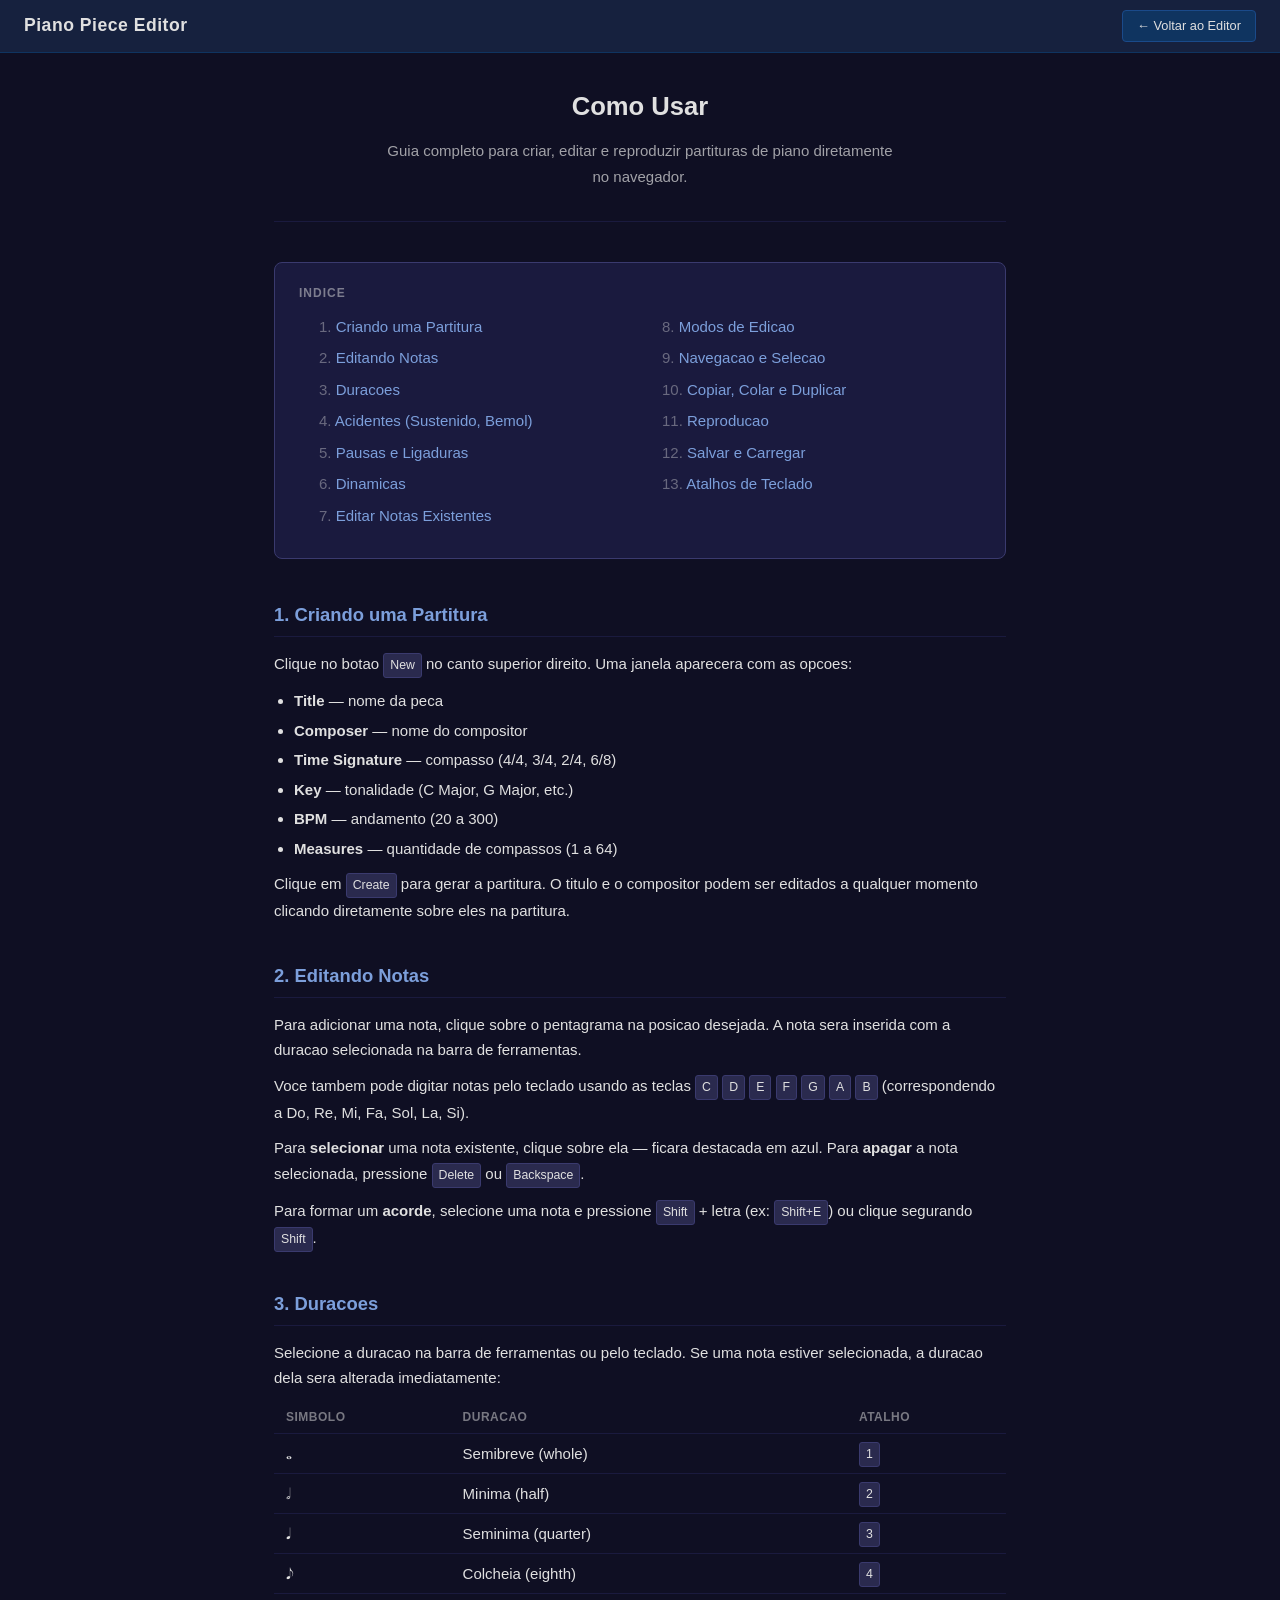
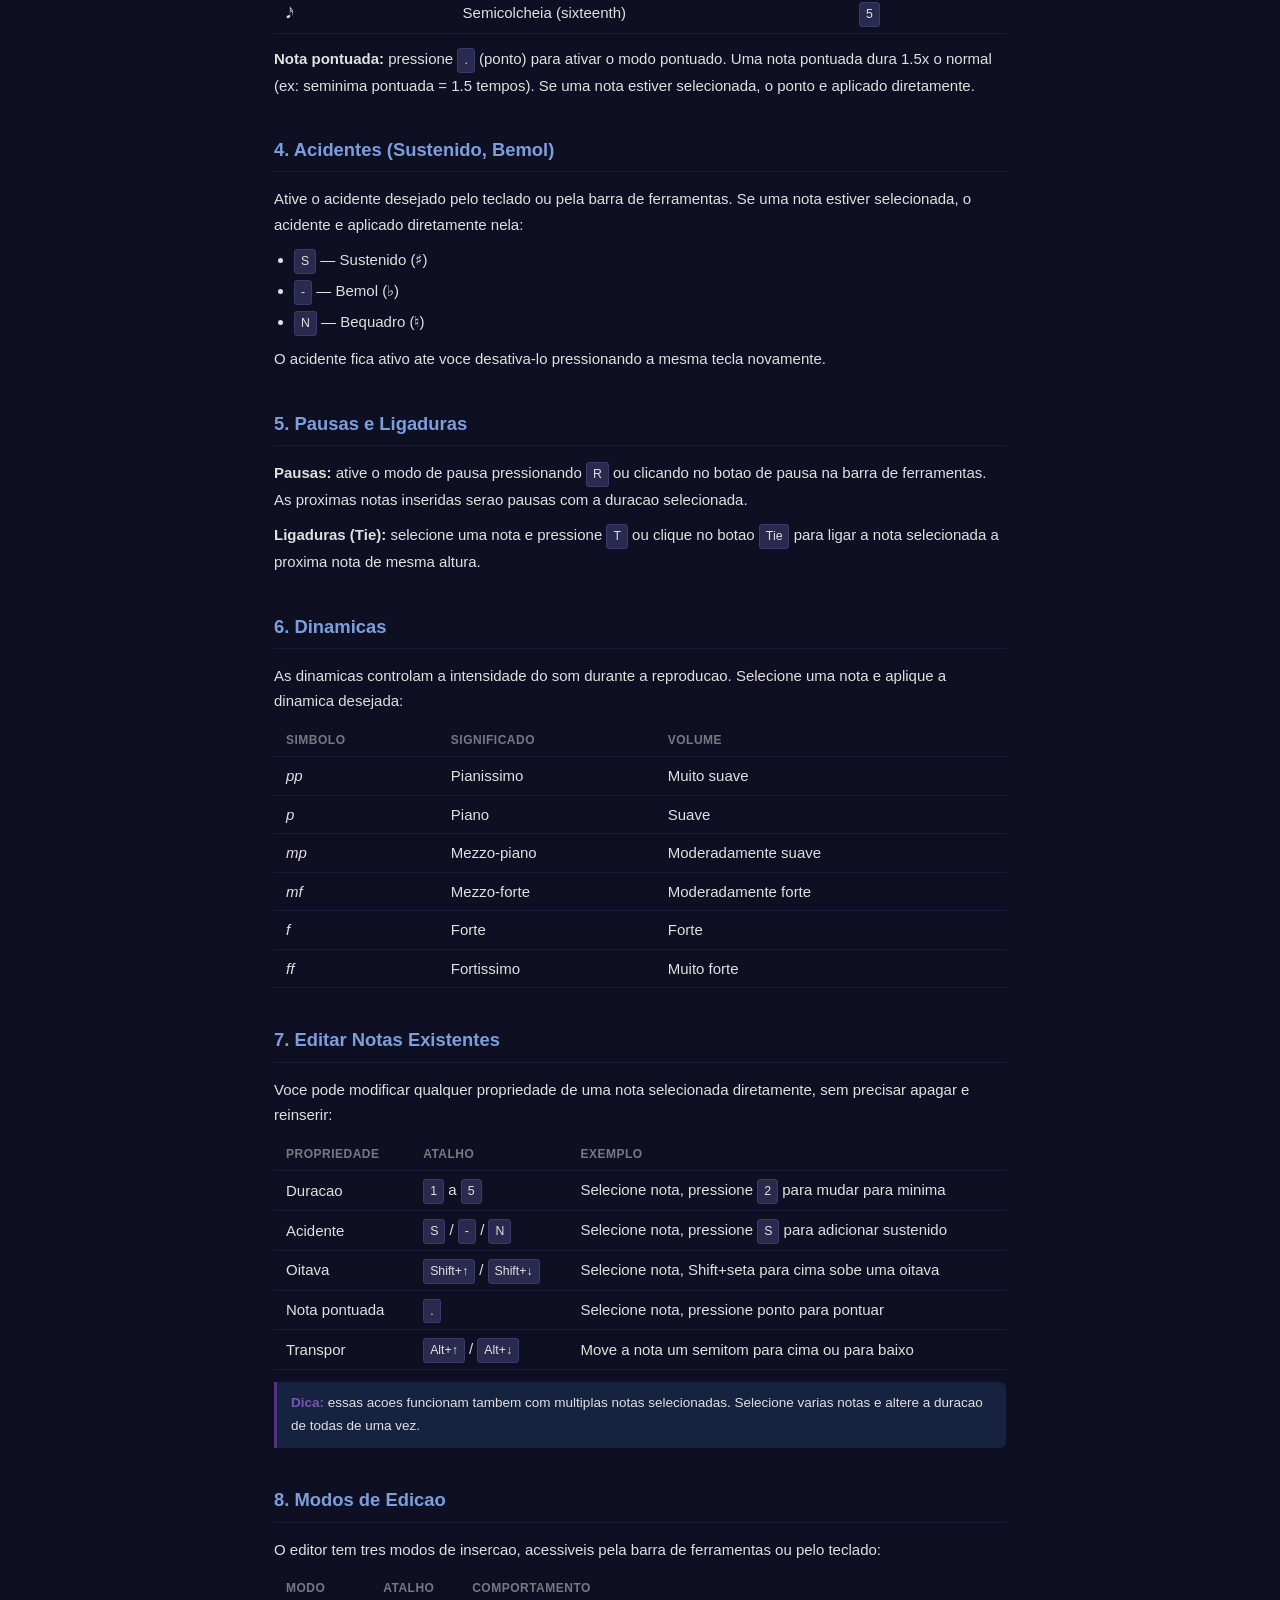
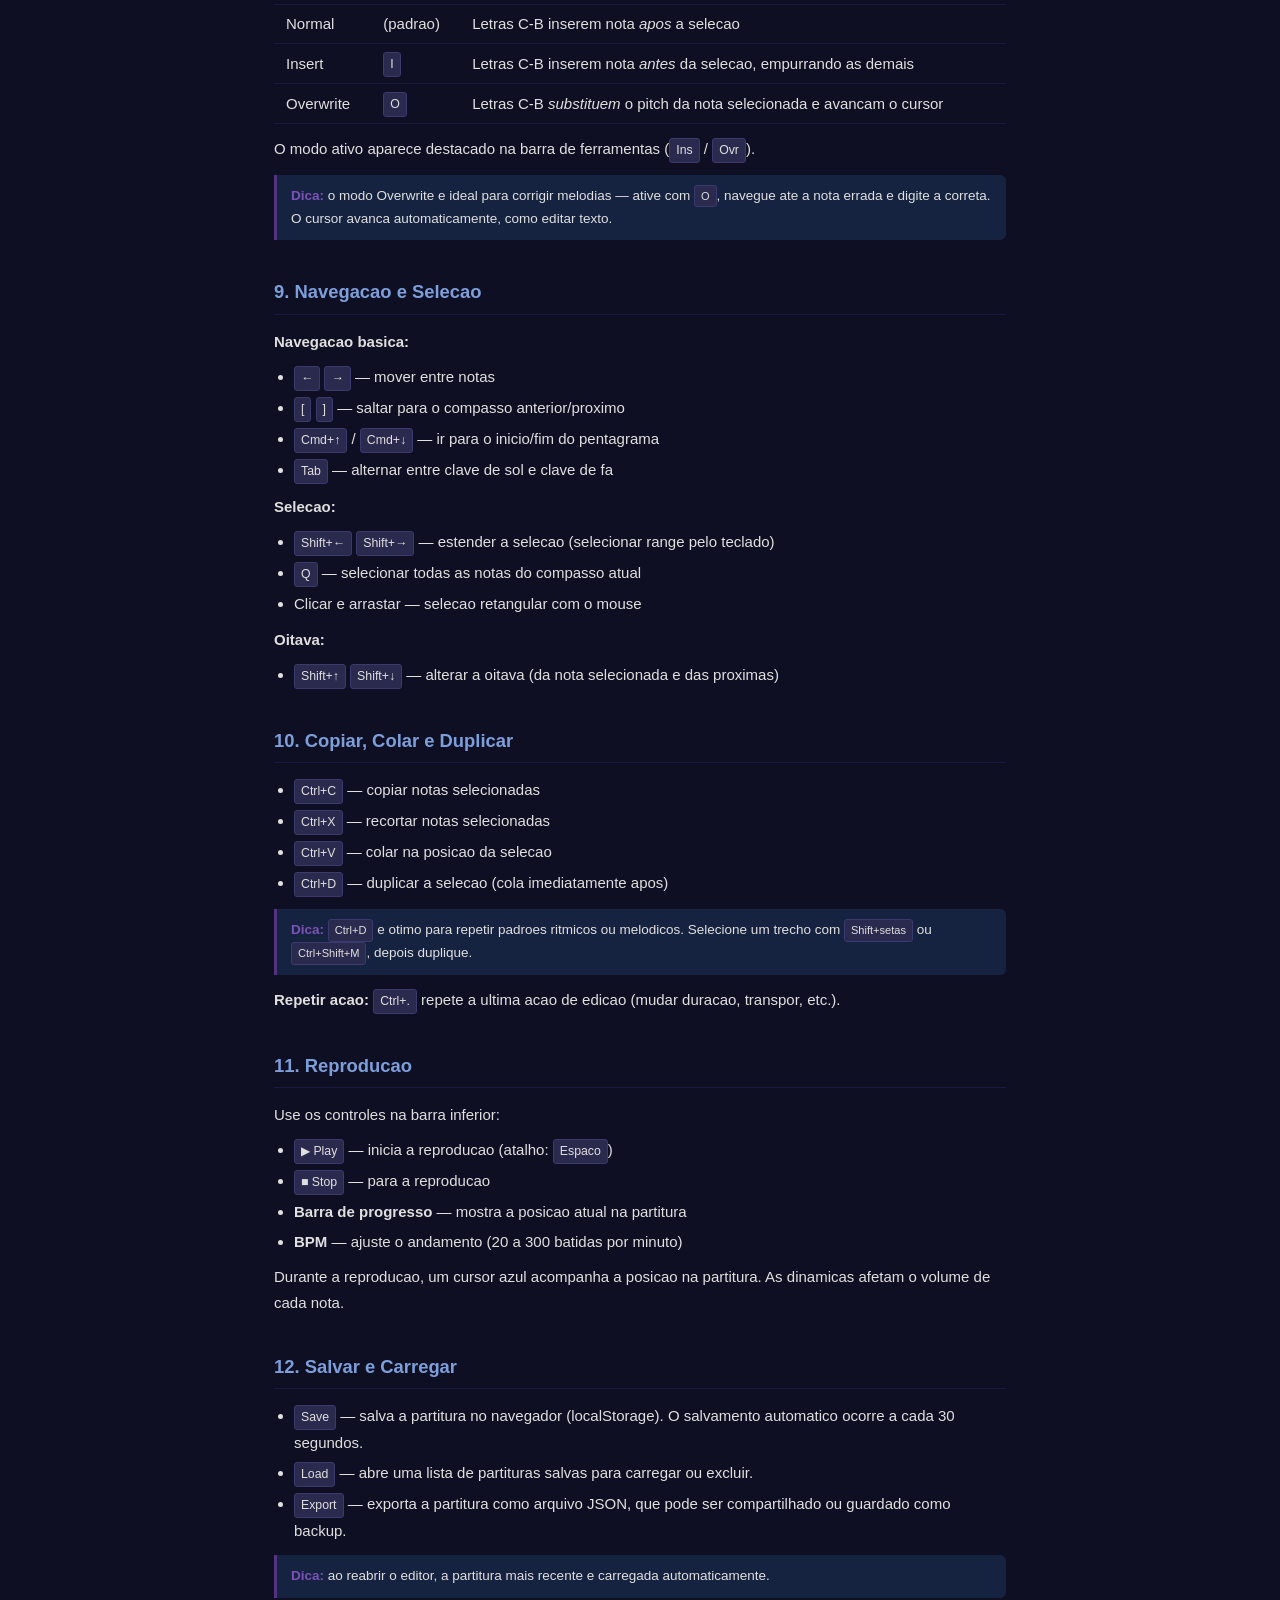
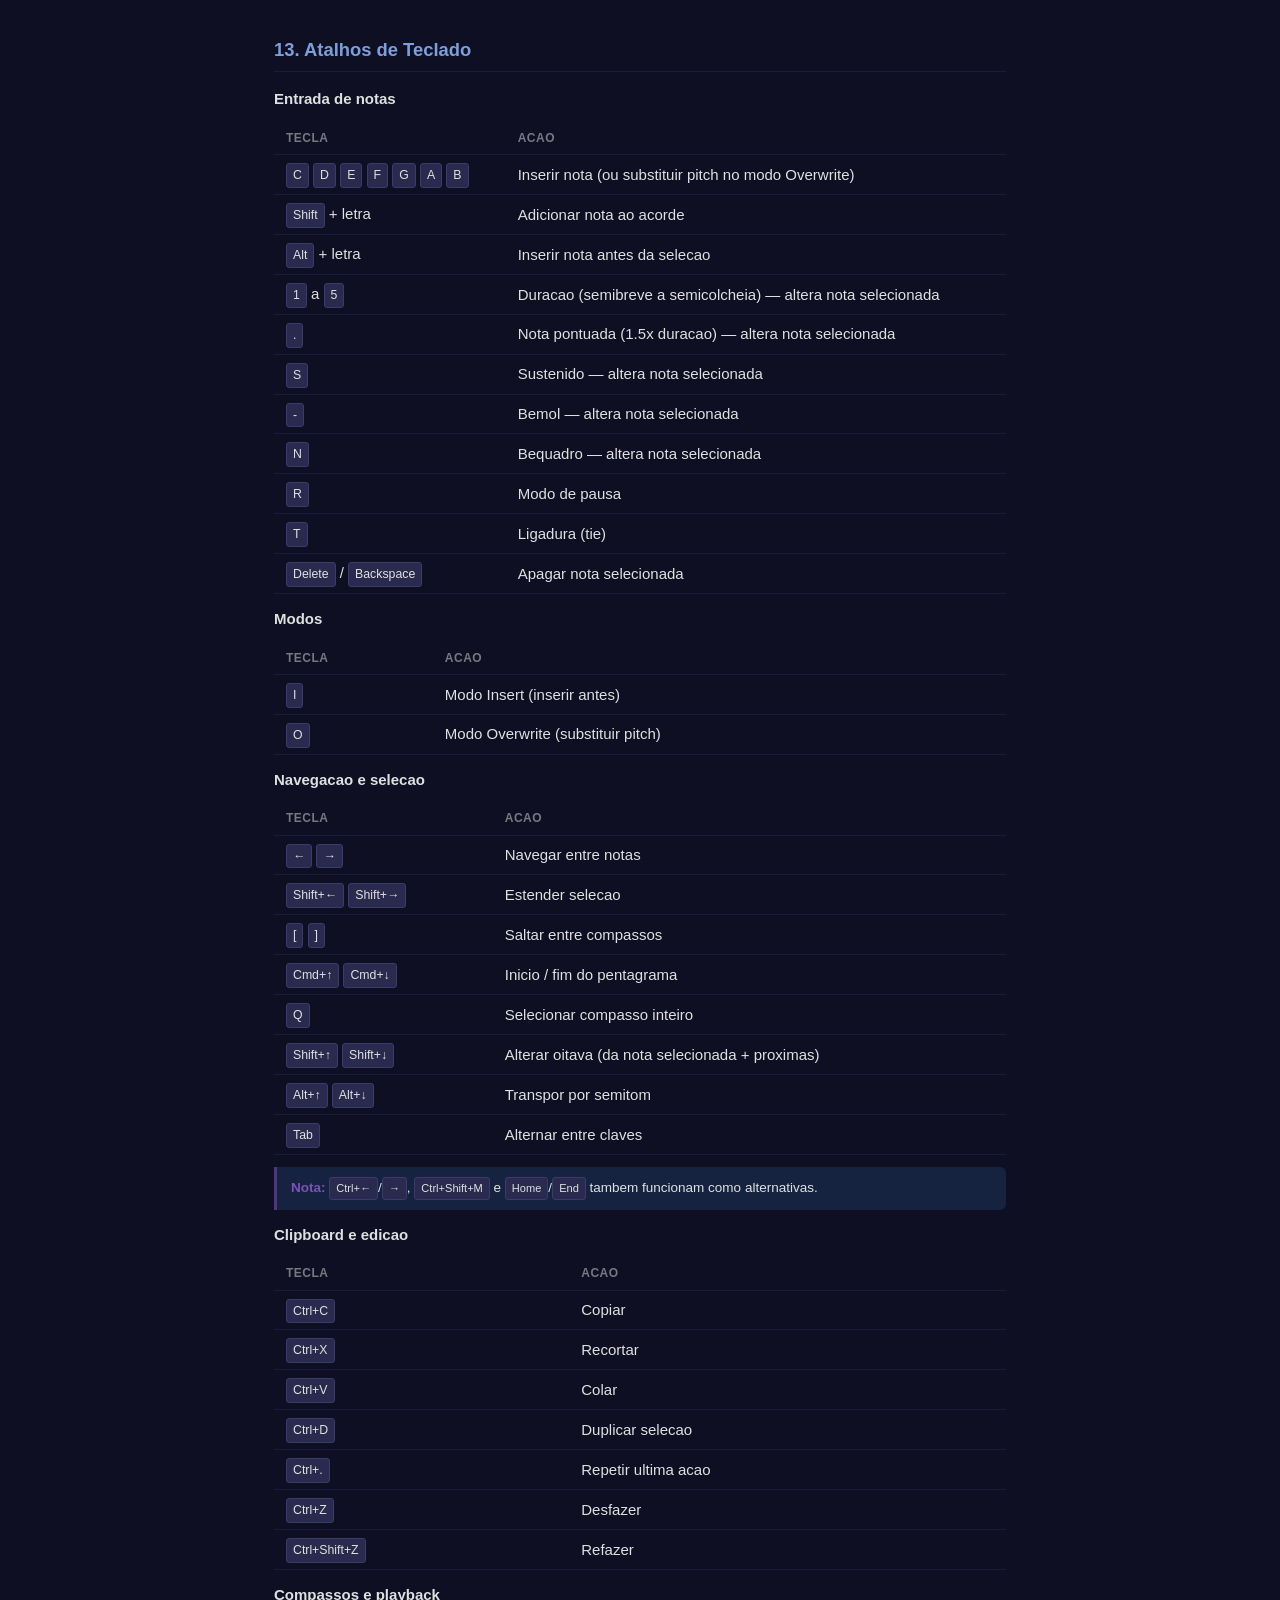
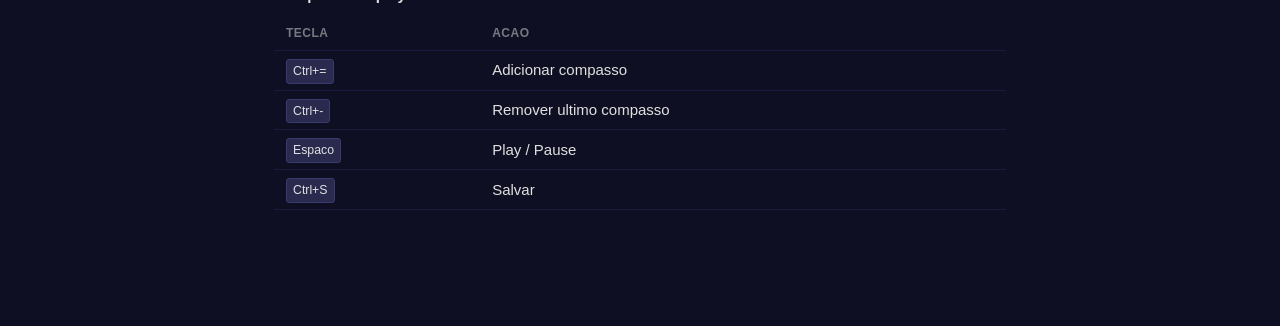
<file: como-usar.html>
<!DOCTYPE html>
<html lang="pt-BR">
<head>
  <meta charset="UTF-8">
  <meta name="viewport" content="width=device-width, initial-scale=1.0">
  <title>Como Usar — Piano Piece Editor</title>
  <style>
    *, *::before, *::after { box-sizing: border-box; margin: 0; padding: 0; }

    html { scroll-behavior: smooth; }

    body {
      font-family: -apple-system, BlinkMacSystemFont, 'Segoe UI', Roboto, sans-serif;
      font-size: 15px;
      background: #0f0f23;
      color: #e0e0e0;
      line-height: 1.7;
    }

    header {
      position: sticky;
      top: 0;
      z-index: 10;
      display: flex;
      justify-content: space-between;
      align-items: center;
      padding: 10px 24px;
      background: #16213e;
      border-bottom: 1px solid #0f3460;
    }

    header h1 {
      font-size: 1.1rem;
      font-weight: 700;
      letter-spacing: 0.5px;
    }

    header a {
      color: #e0e0e0;
      text-decoration: none;
      background: #0f3460;
      border: 1px solid #1a4a8a;
      padding: 4px 14px;
      border-radius: 4px;
      font-size: 0.8rem;
      transition: background 0.15s;
    }

    header a:hover { background: #1a4a8a; }

    .container {
      max-width: 780px;
      margin: 0 auto;
      padding: 32px 24px 80px;
    }

    .intro {
      text-align: center;
      margin-bottom: 40px;
      padding-bottom: 32px;
      border-bottom: 1px solid #1a1a3e;
    }

    .intro h2 {
      font-size: 1.6rem;
      margin-bottom: 10px;
    }

    .intro p {
      opacity: 0.7;
      max-width: 520px;
      margin: 0 auto;
    }

    nav.toc {
      background: #1a1a3e;
      border: 1px solid #3a3a6e;
      border-radius: 8px;
      padding: 20px 24px;
      margin-bottom: 40px;
    }

    nav.toc h3 {
      font-size: 0.75rem;
      text-transform: uppercase;
      letter-spacing: 1px;
      opacity: 0.5;
      margin-bottom: 10px;
    }

    nav.toc ol {
      list-style: none;
      counter-reset: toc;
      columns: 2;
      column-gap: 24px;
    }

    nav.toc li {
      counter-increment: toc;
      margin-bottom: 6px;
    }

    nav.toc li::before {
      content: counter(toc) ". ";
      opacity: 0.4;
    }

    nav.toc a {
      color: #7c9fdb;
      text-decoration: none;
    }

    nav.toc a:hover { text-decoration: underline; }

    section {
      margin-bottom: 36px;
    }

    section h2 {
      font-size: 1.15rem;
      color: #7c9fdb;
      border-bottom: 1px solid #1a1a3e;
      padding-bottom: 6px;
      margin-bottom: 14px;
    }

    section p {
      margin-bottom: 10px;
    }

    ul, ol {
      margin-left: 20px;
      margin-bottom: 10px;
    }

    li { margin-bottom: 4px; }

    kbd {
      display: inline-block;
      background: #2a2a4e;
      border: 1px solid #3a3a6e;
      border-radius: 3px;
      padding: 1px 6px;
      font-size: 0.82em;
      font-family: inherit;
      white-space: nowrap;
    }

    table {
      width: 100%;
      border-collapse: collapse;
      margin-bottom: 12px;
    }

    th, td {
      text-align: left;
      padding: 6px 12px;
      border-bottom: 1px solid #1a1a3e;
    }

    th {
      font-size: 0.75rem;
      text-transform: uppercase;
      letter-spacing: 0.5px;
      opacity: 0.5;
    }

    td:first-child { white-space: nowrap; }

    .tip {
      background: #162340;
      border-left: 3px solid #533483;
      padding: 10px 14px;
      border-radius: 0 6px 6px 0;
      margin: 12px 0;
      font-size: 0.9em;
    }

    .tip strong { color: #7c52b8; }

    @media (max-width: 600px) {
      nav.toc ol { columns: 1; }
    }
  </style>
</head>
<body>

  <header>
    <h1>Piano Piece Editor</h1>
    <a href="index.html">&larr; Voltar ao Editor</a>
  </header>

  <div class="container">

    <div class="intro">
      <h2>Como Usar</h2>
      <p>Guia completo para criar, editar e reproduzir partituras de piano diretamente no navegador.</p>
    </div>

    <nav class="toc">
      <h3>Indice</h3>
      <ol>
        <li><a href="#criar">Criando uma Partitura</a></li>
        <li><a href="#notas">Editando Notas</a></li>
        <li><a href="#duracoes">Duracoes</a></li>
        <li><a href="#acidentes">Acidentes (Sustenido, Bemol)</a></li>
        <li><a href="#pausas">Pausas e Ligaduras</a></li>
        <li><a href="#dinamicas">Dinamicas</a></li>
        <li><a href="#editar">Editar Notas Existentes</a></li>
        <li><a href="#modos">Modos de Edicao</a></li>
        <li><a href="#navegacao">Navegacao e Selecao</a></li>
        <li><a href="#clipboard">Copiar, Colar e Duplicar</a></li>
        <li><a href="#playback">Reproducao</a></li>
        <li><a href="#salvar">Salvar e Carregar</a></li>
        <li><a href="#atalhos">Atalhos de Teclado</a></li>
      </ol>
    </nav>

    <!-- 1 -->
    <section id="criar">
      <h2>1. Criando uma Partitura</h2>
      <p>Clique no botao <kbd>New</kbd> no canto superior direito. Uma janela aparecera com as opcoes:</p>
      <ul>
        <li><strong>Title</strong> — nome da peca</li>
        <li><strong>Composer</strong> — nome do compositor</li>
        <li><strong>Time Signature</strong> — compasso (4/4, 3/4, 2/4, 6/8)</li>
        <li><strong>Key</strong> — tonalidade (C Major, G Major, etc.)</li>
        <li><strong>BPM</strong> — andamento (20 a 300)</li>
        <li><strong>Measures</strong> — quantidade de compassos (1 a 64)</li>
      </ul>
      <p>Clique em <kbd>Create</kbd> para gerar a partitura. O titulo e o compositor podem ser editados a qualquer momento clicando diretamente sobre eles na partitura.</p>
    </section>

    <!-- 2 -->
    <section id="notas">
      <h2>2. Editando Notas</h2>
      <p>Para adicionar uma nota, clique sobre o pentagrama na posicao desejada. A nota sera inserida com a duracao selecionada na barra de ferramentas.</p>
      <p>Voce tambem pode digitar notas pelo teclado usando as teclas <kbd>C</kbd> <kbd>D</kbd> <kbd>E</kbd> <kbd>F</kbd> <kbd>G</kbd> <kbd>A</kbd> <kbd>B</kbd> (correspondendo a Do, Re, Mi, Fa, Sol, La, Si).</p>
      <p>Para <strong>selecionar</strong> uma nota existente, clique sobre ela — ficara destacada em azul. Para <strong>apagar</strong> a nota selecionada, pressione <kbd>Delete</kbd> ou <kbd>Backspace</kbd>.</p>
      <p>Para formar um <strong>acorde</strong>, selecione uma nota e pressione <kbd>Shift</kbd> + letra (ex: <kbd>Shift+E</kbd>) ou clique segurando <kbd>Shift</kbd>.</p>
    </section>

    <!-- 3 -->
    <section id="duracoes">
      <h2>3. Duracoes</h2>
      <p>Selecione a duracao na barra de ferramentas ou pelo teclado. Se uma nota estiver selecionada, a duracao dela sera alterada imediatamente:</p>
      <table>
        <tr><th>Simbolo</th><th>Duracao</th><th>Atalho</th></tr>
        <tr><td>&#119133;</td><td>Semibreve (whole)</td><td><kbd>1</kbd></td></tr>
        <tr><td>&#119134;</td><td>Minima (half)</td><td><kbd>2</kbd></td></tr>
        <tr><td>&#119135;</td><td>Seminima (quarter)</td><td><kbd>3</kbd></td></tr>
        <tr><td>&#119136;</td><td>Colcheia (eighth)</td><td><kbd>4</kbd></td></tr>
        <tr><td>&#119137;</td><td>Semicolcheia (sixteenth)</td><td><kbd>5</kbd></td></tr>
      </table>
      <p><strong>Nota pontuada:</strong> pressione <kbd>.</kbd> (ponto) para ativar o modo pontuado. Uma nota pontuada dura 1.5x o normal (ex: seminima pontuada = 1.5 tempos). Se uma nota estiver selecionada, o ponto e aplicado diretamente.</p>
    </section>

    <!-- 4 -->
    <section id="acidentes">
      <h2>4. Acidentes (Sustenido, Bemol)</h2>
      <p>Ative o acidente desejado pelo teclado ou pela barra de ferramentas. Se uma nota estiver selecionada, o acidente e aplicado diretamente nela:</p>
      <ul>
        <li><kbd>S</kbd> — Sustenido (&#9839;)</li>
        <li><kbd>-</kbd> — Bemol (&#9837;)</li>
        <li><kbd>N</kbd> — Bequadro (&#9838;)</li>
      </ul>
      <p>O acidente fica ativo ate voce desativa-lo pressionando a mesma tecla novamente.</p>
    </section>

    <!-- 5 -->
    <section id="pausas">
      <h2>5. Pausas e Ligaduras</h2>
      <p><strong>Pausas:</strong> ative o modo de pausa pressionando <kbd>R</kbd> ou clicando no botao de pausa na barra de ferramentas. As proximas notas inseridas serao pausas com a duracao selecionada.</p>
      <p><strong>Ligaduras (Tie):</strong> selecione uma nota e pressione <kbd>T</kbd> ou clique no botao <kbd>Tie</kbd> para ligar a nota selecionada a proxima nota de mesma altura.</p>
    </section>

    <!-- 6 -->
    <section id="dinamicas">
      <h2>6. Dinamicas</h2>
      <p>As dinamicas controlam a intensidade do som durante a reproducao. Selecione uma nota e aplique a dinamica desejada:</p>
      <table>
        <tr><th>Simbolo</th><th>Significado</th><th>Volume</th></tr>
        <tr><td><em>pp</em></td><td>Pianissimo</td><td>Muito suave</td></tr>
        <tr><td><em>p</em></td><td>Piano</td><td>Suave</td></tr>
        <tr><td><em>mp</em></td><td>Mezzo-piano</td><td>Moderadamente suave</td></tr>
        <tr><td><em>mf</em></td><td>Mezzo-forte</td><td>Moderadamente forte</td></tr>
        <tr><td><em>f</em></td><td>Forte</td><td>Forte</td></tr>
        <tr><td><em>ff</em></td><td>Fortissimo</td><td>Muito forte</td></tr>
      </table>
    </section>

    <!-- 7 -->
    <section id="editar">
      <h2>7. Editar Notas Existentes</h2>
      <p>Voce pode modificar qualquer propriedade de uma nota selecionada diretamente, sem precisar apagar e reinserir:</p>
      <table>
        <tr><th>Propriedade</th><th>Atalho</th><th>Exemplo</th></tr>
        <tr><td>Duracao</td><td><kbd>1</kbd> a <kbd>5</kbd></td><td>Selecione nota, pressione <kbd>2</kbd> para mudar para minima</td></tr>
        <tr><td>Acidente</td><td><kbd>S</kbd> / <kbd>-</kbd> / <kbd>N</kbd></td><td>Selecione nota, pressione <kbd>S</kbd> para adicionar sustenido</td></tr>
        <tr><td>Oitava</td><td><kbd>Shift+&uarr;</kbd> / <kbd>Shift+&darr;</kbd></td><td>Selecione nota, Shift+seta para cima sobe uma oitava</td></tr>
        <tr><td>Nota pontuada</td><td><kbd>.</kbd></td><td>Selecione nota, pressione ponto para pontuar</td></tr>
        <tr><td>Transpor</td><td><kbd>Alt+&uarr;</kbd> / <kbd>Alt+&darr;</kbd></td><td>Move a nota um semitom para cima ou para baixo</td></tr>
      </table>
      <div class="tip"><strong>Dica:</strong> essas acoes funcionam tambem com multiplas notas selecionadas. Selecione varias notas e altere a duracao de todas de uma vez.</div>
    </section>

    <!-- 8 -->
    <section id="modos">
      <h2>8. Modos de Edicao</h2>
      <p>O editor tem tres modos de insercao, acessiveis pela barra de ferramentas ou pelo teclado:</p>
      <table>
        <tr><th>Modo</th><th>Atalho</th><th>Comportamento</th></tr>
        <tr><td>Normal</td><td>(padrao)</td><td>Letras C-B inserem nota <em>apos</em> a selecao</td></tr>
        <tr><td>Insert</td><td><kbd>I</kbd></td><td>Letras C-B inserem nota <em>antes</em> da selecao, empurrando as demais</td></tr>
        <tr><td>Overwrite</td><td><kbd>O</kbd></td><td>Letras C-B <em>substituem</em> o pitch da nota selecionada e avancam o cursor</td></tr>
      </table>
      <p>O modo ativo aparece destacado na barra de ferramentas (<kbd>Ins</kbd> / <kbd>Ovr</kbd>).</p>
      <div class="tip"><strong>Dica:</strong> o modo Overwrite e ideal para corrigir melodias — ative com <kbd>O</kbd>, navegue ate a nota errada e digite a correta. O cursor avanca automaticamente, como editar texto.</div>
    </section>

    <!-- 9 -->
    <section id="navegacao">
      <h2>9. Navegacao e Selecao</h2>
      <p><strong>Navegacao basica:</strong></p>
      <ul>
        <li><kbd>&larr;</kbd> <kbd>&rarr;</kbd> — mover entre notas</li>
        <li><kbd>[</kbd> <kbd>]</kbd> — saltar para o compasso anterior/proximo</li>
        <li><kbd>Cmd+&uarr;</kbd> / <kbd>Cmd+&darr;</kbd> — ir para o inicio/fim do pentagrama</li>
        <li><kbd>Tab</kbd> — alternar entre clave de sol e clave de fa</li>
      </ul>
      <p><strong>Selecao:</strong></p>
      <ul>
        <li><kbd>Shift+&larr;</kbd> <kbd>Shift+&rarr;</kbd> — estender a selecao (selecionar range pelo teclado)</li>
        <li><kbd>Q</kbd> — selecionar todas as notas do compasso atual</li>
        <li>Clicar e arrastar — selecao retangular com o mouse</li>
      </ul>
      <p><strong>Oitava:</strong></p>
      <ul>
        <li><kbd>Shift+&uarr;</kbd> <kbd>Shift+&darr;</kbd> — alterar a oitava (da nota selecionada e das proximas)</li>
      </ul>
    </section>

    <!-- 10 -->
    <section id="clipboard">
      <h2>10. Copiar, Colar e Duplicar</h2>
      <ul>
        <li><kbd>Ctrl+C</kbd> — copiar notas selecionadas</li>
        <li><kbd>Ctrl+X</kbd> — recortar notas selecionadas</li>
        <li><kbd>Ctrl+V</kbd> — colar na posicao da selecao</li>
        <li><kbd>Ctrl+D</kbd> — duplicar a selecao (cola imediatamente apos)</li>
      </ul>
      <div class="tip"><strong>Dica:</strong> <kbd>Ctrl+D</kbd> e otimo para repetir padroes ritmicos ou melodicos. Selecione um trecho com <kbd>Shift+setas</kbd> ou <kbd>Ctrl+Shift+M</kbd>, depois duplique.</div>
      <p><strong>Repetir acao:</strong> <kbd>Ctrl+.</kbd> repete a ultima acao de edicao (mudar duracao, transpor, etc.).</p>
    </section>

    <!-- 11 -->
    <section id="playback">
      <h2>11. Reproducao</h2>
      <p>Use os controles na barra inferior:</p>
      <ul>
        <li><kbd>&#9654; Play</kbd> — inicia a reproducao (atalho: <kbd>Espaco</kbd>)</li>
        <li><kbd>&#9632; Stop</kbd> — para a reproducao</li>
        <li><strong>Barra de progresso</strong> — mostra a posicao atual na partitura</li>
        <li><strong>BPM</strong> — ajuste o andamento (20 a 300 batidas por minuto)</li>
      </ul>
      <p>Durante a reproducao, um cursor azul acompanha a posicao na partitura. As dinamicas afetam o volume de cada nota.</p>
    </section>

    <!-- 12 -->
    <section id="salvar">
      <h2>12. Salvar e Carregar</h2>
      <ul>
        <li><kbd>Save</kbd> — salva a partitura no navegador (localStorage). O salvamento automatico ocorre a cada 30 segundos.</li>
        <li><kbd>Load</kbd> — abre uma lista de partituras salvas para carregar ou excluir.</li>
        <li><kbd>Export</kbd> — exporta a partitura como arquivo JSON, que pode ser compartilhado ou guardado como backup.</li>
      </ul>
      <div class="tip"><strong>Dica:</strong> ao reabrir o editor, a partitura mais recente e carregada automaticamente.</div>
    </section>

    <!-- 13 -->
    <section id="atalhos">
      <h2>13. Atalhos de Teclado</h2>

      <p><strong>Entrada de notas</strong></p>
      <table>
        <tr><th>Tecla</th><th>Acao</th></tr>
        <tr><td><kbd>C</kbd> <kbd>D</kbd> <kbd>E</kbd> <kbd>F</kbd> <kbd>G</kbd> <kbd>A</kbd> <kbd>B</kbd></td><td>Inserir nota (ou substituir pitch no modo Overwrite)</td></tr>
        <tr><td><kbd>Shift</kbd> + letra</td><td>Adicionar nota ao acorde</td></tr>
        <tr><td><kbd>Alt</kbd> + letra</td><td>Inserir nota antes da selecao</td></tr>
        <tr><td><kbd>1</kbd> a <kbd>5</kbd></td><td>Duracao (semibreve a semicolcheia) — altera nota selecionada</td></tr>
        <tr><td><kbd>.</kbd></td><td>Nota pontuada (1.5x duracao) — altera nota selecionada</td></tr>
        <tr><td><kbd>S</kbd></td><td>Sustenido — altera nota selecionada</td></tr>
        <tr><td><kbd>-</kbd></td><td>Bemol — altera nota selecionada</td></tr>
        <tr><td><kbd>N</kbd></td><td>Bequadro — altera nota selecionada</td></tr>
        <tr><td><kbd>R</kbd></td><td>Modo de pausa</td></tr>
        <tr><td><kbd>T</kbd></td><td>Ligadura (tie)</td></tr>
        <tr><td><kbd>Delete</kbd> / <kbd>Backspace</kbd></td><td>Apagar nota selecionada</td></tr>
      </table>

      <p><strong>Modos</strong></p>
      <table>
        <tr><th>Tecla</th><th>Acao</th></tr>
        <tr><td><kbd>I</kbd></td><td>Modo Insert (inserir antes)</td></tr>
        <tr><td><kbd>O</kbd></td><td>Modo Overwrite (substituir pitch)</td></tr>
      </table>

      <p><strong>Navegacao e selecao</strong></p>
      <table>
        <tr><th>Tecla</th><th>Acao</th></tr>
        <tr><td><kbd>&larr;</kbd> <kbd>&rarr;</kbd></td><td>Navegar entre notas</td></tr>
        <tr><td><kbd>Shift+&larr;</kbd> <kbd>Shift+&rarr;</kbd></td><td>Estender selecao</td></tr>
        <tr><td><kbd>[</kbd> <kbd>]</kbd></td><td>Saltar entre compassos</td></tr>
        <tr><td><kbd>Cmd+&uarr;</kbd> <kbd>Cmd+&darr;</kbd></td><td>Inicio / fim do pentagrama</td></tr>
        <tr><td><kbd>Q</kbd></td><td>Selecionar compasso inteiro</td></tr>
        <tr><td><kbd>Shift+&uarr;</kbd> <kbd>Shift+&darr;</kbd></td><td>Alterar oitava (da nota selecionada + proximas)</td></tr>
        <tr><td><kbd>Alt+&uarr;</kbd> <kbd>Alt+&darr;</kbd></td><td>Transpor por semitom</td></tr>
        <tr><td><kbd>Tab</kbd></td><td>Alternar entre claves</td></tr>
      </table>
      <div class="tip"><strong>Nota:</strong> <kbd>Ctrl+&larr;</kbd>/<kbd>&rarr;</kbd>, <kbd>Ctrl+Shift+M</kbd> e <kbd>Home</kbd>/<kbd>End</kbd> tambem funcionam como alternativas.</div>

      <p><strong>Clipboard e edicao</strong></p>
      <table>
        <tr><th>Tecla</th><th>Acao</th></tr>
        <tr><td><kbd>Ctrl+C</kbd></td><td>Copiar</td></tr>
        <tr><td><kbd>Ctrl+X</kbd></td><td>Recortar</td></tr>
        <tr><td><kbd>Ctrl+V</kbd></td><td>Colar</td></tr>
        <tr><td><kbd>Ctrl+D</kbd></td><td>Duplicar selecao</td></tr>
        <tr><td><kbd>Ctrl+.</kbd></td><td>Repetir ultima acao</td></tr>
        <tr><td><kbd>Ctrl+Z</kbd></td><td>Desfazer</td></tr>
        <tr><td><kbd>Ctrl+Shift+Z</kbd></td><td>Refazer</td></tr>
      </table>

      <p><strong>Compassos e playback</strong></p>
      <table>
        <tr><th>Tecla</th><th>Acao</th></tr>
        <tr><td><kbd>Ctrl+=</kbd></td><td>Adicionar compasso</td></tr>
        <tr><td><kbd>Ctrl+-</kbd></td><td>Remover ultimo compasso</td></tr>
        <tr><td><kbd>Espaco</kbd></td><td>Play / Pause</td></tr>
        <tr><td><kbd>Ctrl+S</kbd></td><td>Salvar</td></tr>
      </table>
    </section>

  </div>

</body>
</html>
</file>
